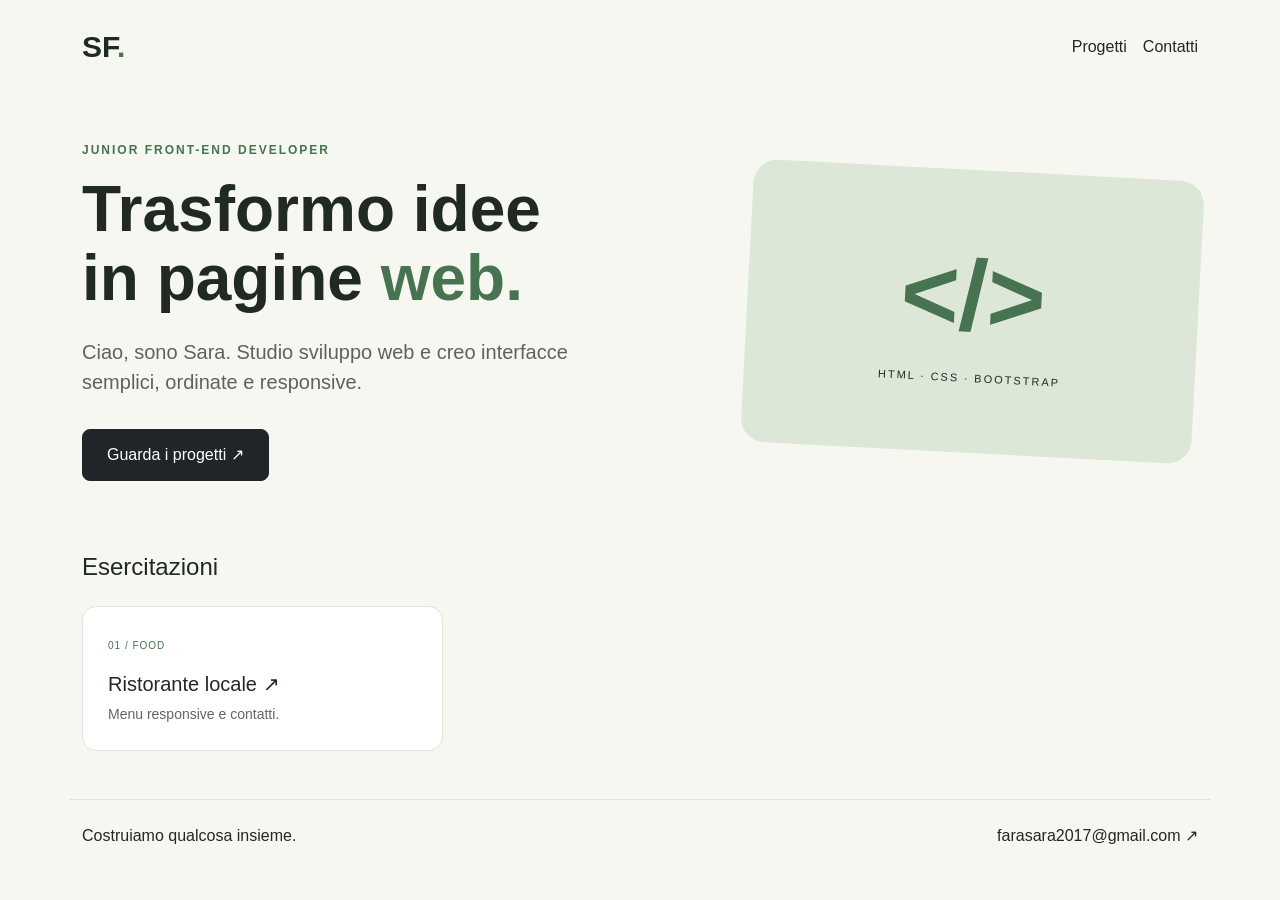
<file: 01-portfolio-corretto/index.html>
<!DOCTYPE html>
<html lang="it">
<head>
  <meta charset="UTF-8">
  <meta name="viewport" content="width=device-width, initial-scale=1">
  <title>Portfolio Sara</title>
  <link rel="stylesheet" href="bootstrap.min.css">
  <link rel="stylesheet" href="style.css">
</head>
<body>
  <header class="container py-4 d-flex justify-content-between align-items-center">
    <a class="brand" href="#home">SF<span>.</span></a>
    <nav aria-label="Menu principale" class="d-flex gap-3">
      <a href="#progetti">Progetti</a><a href="#contatti">Contatti</a>
    </nav>
  </header>
  <main id="home" class="container py-5">
    <div class="row align-items-center g-4">
      <section class="col-md-7">
        <p class="eyebrow">JUNIOR FRONT-END DEVELOPER</p>
        <h1>Trasformo idee<br>in pagine <span>web.</span></h1>
        <p class="lead mt-4">Ciao, sono Sara. Studio sviluppo web e creo interfacce semplici, ordinate e responsive.</p>
        <a href="#progetti" class="btn btn-dark mt-3">Guarda i progetti ↗</a>
      </section>
      <div class="col-md-5">
        <div class="code-art" aria-hidden="true"><span>&lt;/&gt;</span><p>HTML · CSS · BOOTSTRAP</p></div>
      </div>
    </div>
    <section id="progetti" class="mt-5 pt-4">
      <h2 class="h4 mb-4">Esercitazioni</h2>
      <div class="row g-3">
        
        <div class="col-md-4"><article class="project"><small>01 / FOOD</small><h3 class="h5 mt-3"><a href="https://github.com/farasara2017/Pagina-web-ristorante">Ristorante locale ↗</a></h3><p>Menu responsive e contatti.</p></article></div>
      </div>
    </section>
  </main>
  <footer id="contatti" class="container py-4 border-top d-flex flex-wrap gap-2 justify-content-between">
    <span>Costruiamo qualcosa insieme.</span><a href="mailto:farasara2017@gmail.com">farasara2017@gmail.com ↗</a>
  </footer>
</body>
</html>
</file>
<file: 01-portfolio-corretto/style.css>
body { background: #f7f7f2; color: #202923; font-family: Arial, sans-serif; }
a { color: inherit; text-decoration: none; }
a:hover { text-decoration: underline; }
.brand { font-size: 30px; font-weight: 800; }
.brand span, h1 span { color: #477350; }
.eyebrow { color: #477350; font-size: 12px; letter-spacing: 2px; font-weight: 700; }
h1 { font-size: clamp(38px, 5vw, 66px); font-weight: 800; line-height: 1.08; }
.lead { max-width: 550px; color: #5a645d; }
.btn { padding: 13px 24px; border-radius: 8px; }
.code-art { background: #dce7d8; border-radius: 24px; padding: 50px 20px; text-align: center; transform: rotate(3deg); }
.code-art span { font-size: 100px; font-weight: 800; color: #477350; }
.code-art p { font-size: 11px; letter-spacing: 2px; }
.project { height: 100%; background: white; padding: 25px; border: 1px solid #e0e4dc; border-radius: 14px; }
.project small { color: #477350; font-size: 10px; letter-spacing: 1px; }
.project p { margin-bottom: 0; color: #60675f; font-size: 14px; }
@media (max-width: 767px) { .code-art { transform: none; } }
</file>
